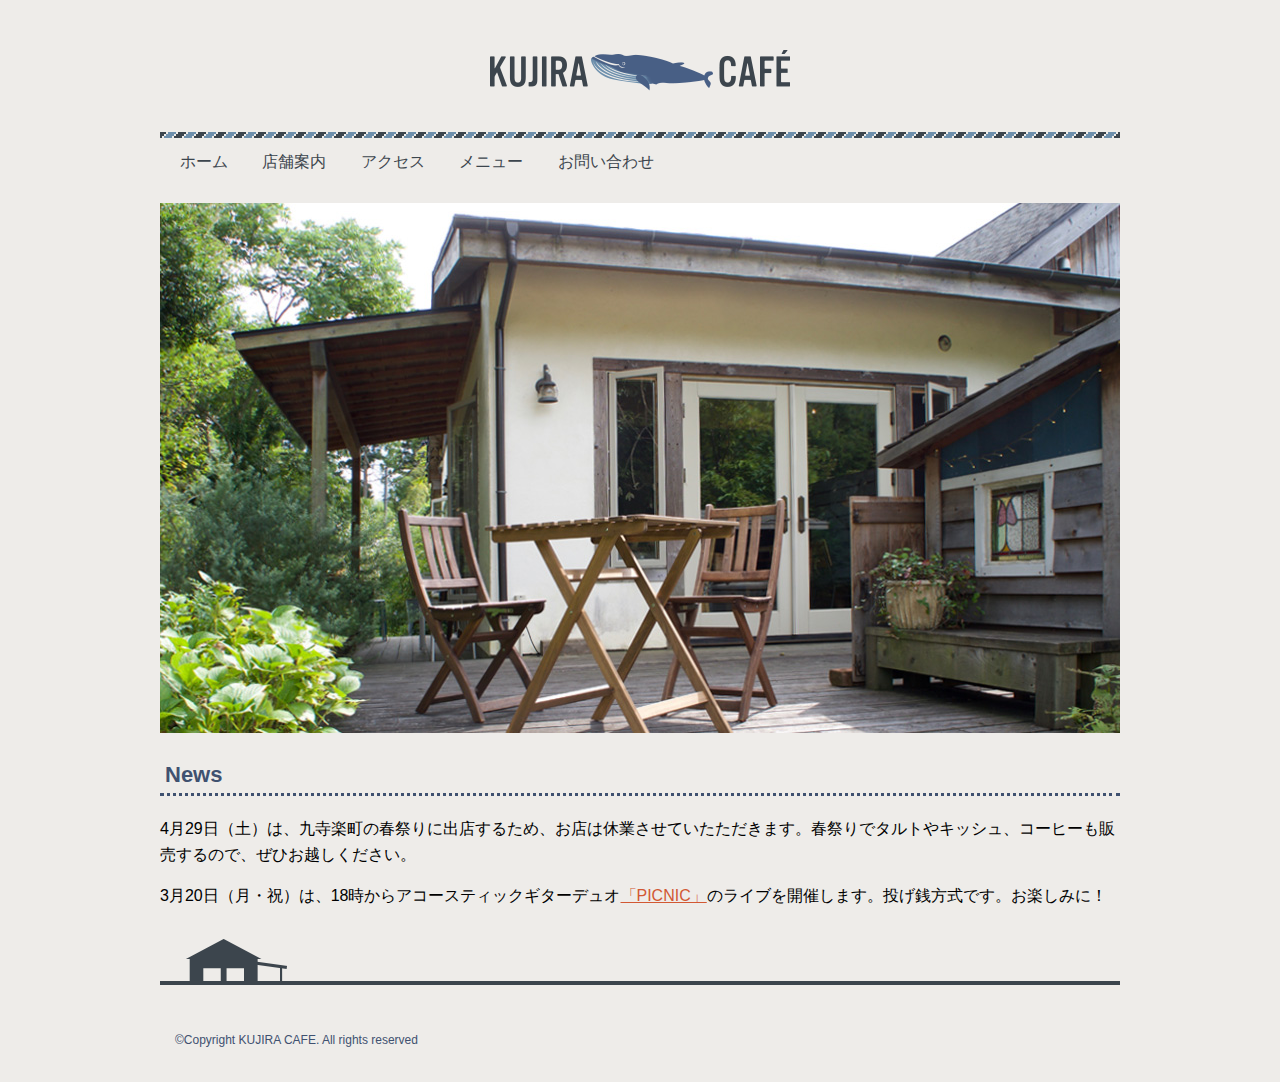
<file: index.html>
<!DOCTYPE html>
<html lang="ja">
<head>
  <meta charset="UTF-8">
  <meta http-equiv="X-UA-Compatible" content="IE=edge">
  <meta name="viewport" content="width=device-width, initial-scale=1.0">
  <title>KUJIRA Cafeへようこそ</title>
  <link rel="stylesheet" href="css/style.css">
</head>
<body>
  <div class="wrapper">
    <!-- ヘッダー -->
    <header class="header">
      <h1 class="logo"><a href="index.html"><img src="images/logo.png" alt="KUJIRA CAFE"></a></h1>
      <nav>
        <ul>
          <li><a href="index.html">ホーム</a></li>
          <li><a href="about.html">店舗案内</a></li>
          <li><a href="access.html">アクセス</a></li>
          <li><a href="menu.html">メニュー</a></li>
          <li><a href="contact.html">お問い合わせ</a></li>
        </ul>
      </nav>
    </header>
    <!-- ヘッダーここまで -->
    <!-- メイン -->
    <div class="keyvisual">
      <img src="images/keyvisual.jpg" alt="">
    </div>
    <main>
      <h2 id="news">News</h2>
      <p class="new-item" >
        4月29日（土）は、九寺楽町の春祭りに出店するため、お店は休業させていたただきます。春祭りでタルトやキッシュ、コーヒーも販売するので、ぜひお越しください。
      </p>
      <p class="new-item">
        3月20日（月・祝）は、18時からアコースティックギターデュオ<a href="http://www.sbcr.jp" target="_blank">「PICNIC」</a>のライブを開催します。投げ銭方式です。お楽しみに！
      </p>
    </main>
    <!-- メインここまで -->
    <!-- フッター -->
    <footer class="footer">
      <p>&copy;Copyright KUJIRA CAFE. All rights reserved</p>
    </footer>
    <!-- フッターここまで -->
  </div>

  
</body>
</html>
</file>
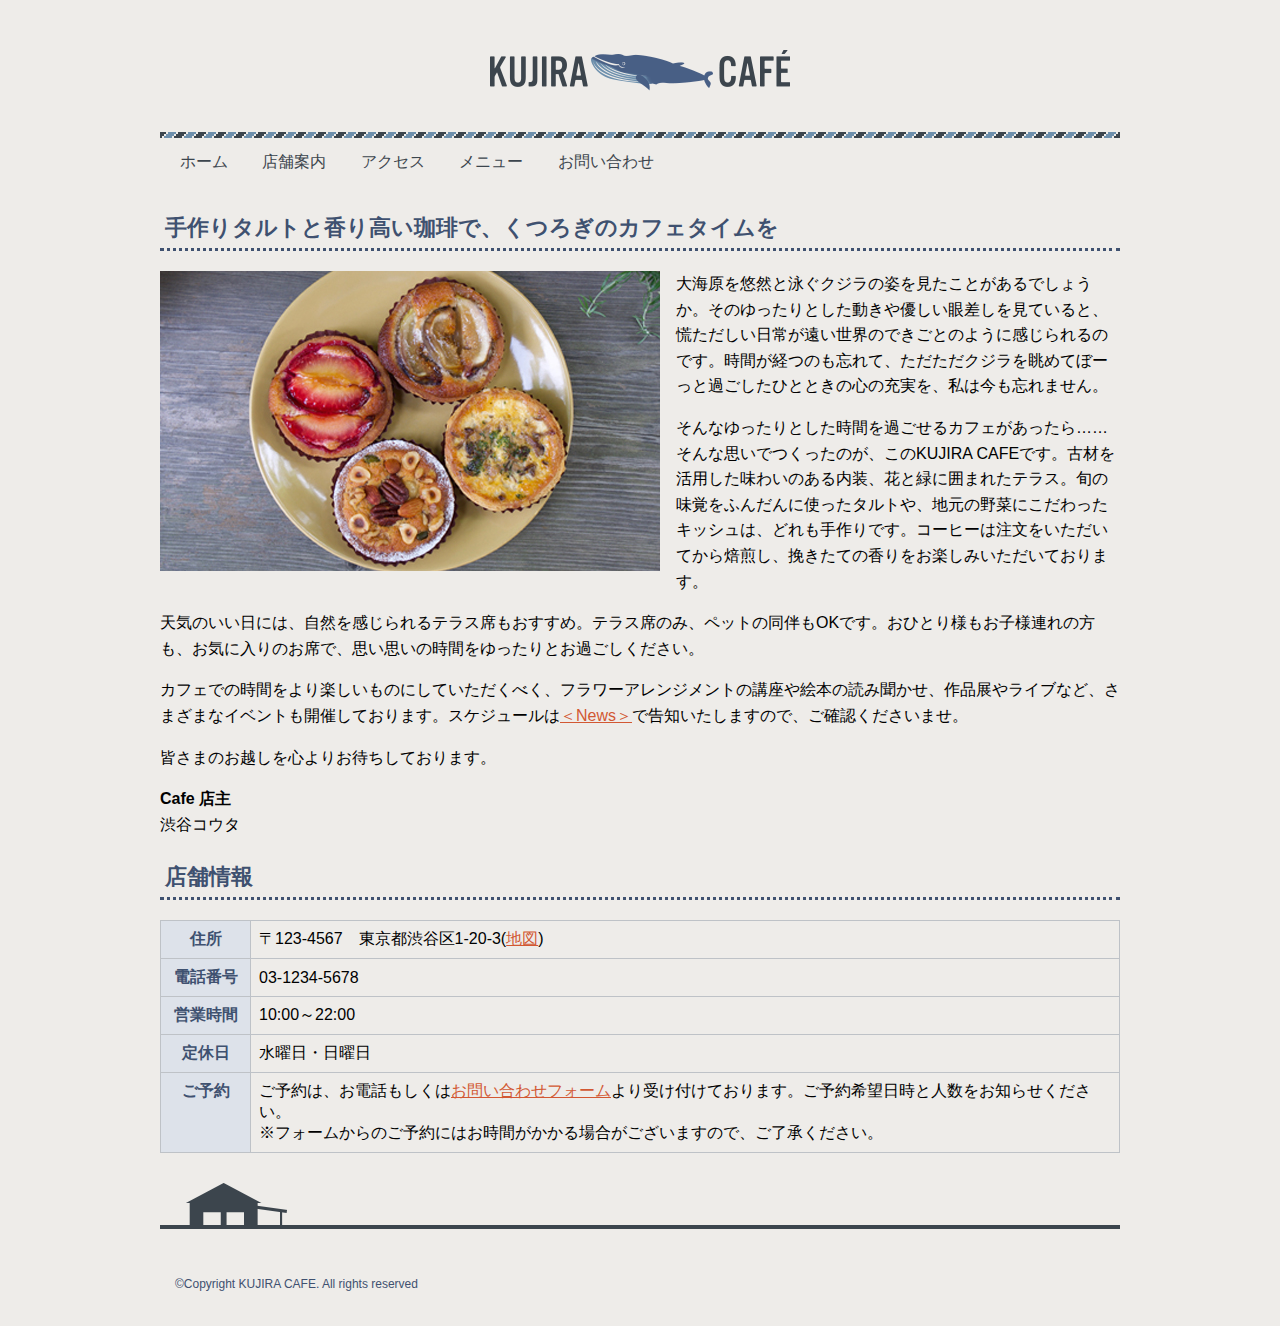
<file: about.html>
<!DOCTYPE html>
<html lang="ja">
<head>
  <meta charset="UTF-8">
  <meta http-equiv="X-UA-Compatible" content="IE=edge">
  <meta name="viewport" content="width=device-width, initial-scale=1.0">
  <title>KUJIRA Cafeについて | KUJIRA Cafe</title>
  <link rel="stylesheet" href="css/style.css">
</head>
<body>
  <div class="warapper">
    <!-- ヘッダー -->
    <header class="header">
      <h1 class="logo"><a href="index.html"><img src="images/logo.png" alt="KUJIRA CAFE"></a></h1>
      <nav>
        <ul>
          <li><a href="index.html">ホーム</a></li>
          <li><a href="about.html">店舗案内</a></li>
          <li><a href="access.html">アクセス</a></li>
          <li><a href="menu.html">メニュー</a></li>
          <li><a href="contact.html">お問い合わせ</a></li>
        </ul>
      </nav>
    </header>
    <!-- ヘッダーここまで -->
    <!-- メイン -->
    <main>
      <h2>手作りタルトと香り高い珈琲で、くつろぎのカフェタイムを</h2>
      <p>
        <img src="images/about-photo.jpg" alt="タルトの写真" class="shop-photo">
        大海原を悠然と泳ぐクジラの姿を見たことがあるでしょうか。そのゆったりとした動きや優しい眼差しを見ていると、慌ただしい日常が遠い世界のできごとのように感じられるのです。時間が経つのも忘れて、ただただクジラを眺めてぼーっと過ごしたひとときの心の充実を、私は今も忘れません。
      </p>
      <p>

        そんなゆったりとした時間を過ごせるカフェがあったら……そんな思いでつくったのが、このKUJIRA CAFEです。古材を活用した味わいのある内装、花と緑に囲まれたテラス。旬の味覚をふんだんに使ったタルトや、地元の野菜にこだわったキッシュは、どれも手作りです。コーヒーは注文をいただいてから焙煎し、挽きたての香りをお楽しみいただいております。
      </p>
      <p>

        天気のいい日には、自然を感じられるテラス席もおすすめ。テラス席のみ、ペットの同伴もOKです。おひとり様もお子様連れの方も、お気に入りのお席で、思い思いの時間をゆったりとお過ごしください。
      </p>
      <p>

        カフェでの時間をより楽しいものにしていただくべく、フラワーアレンジメントの講座や絵本の読み聞かせ、作品展やライブなど、さまざまなイベントも開催しております。スケジュールは<a href="index.html#news">＜News＞</a>で告知いたしますので、ご確認くださいませ。
      </p>
      <p>
        皆さまのお越しを心よりお待ちしております。
      </p>
      <p>
        <strong> Cafe 店主</strong><br>
        渋谷コウタ
      </p>
      <h2 class="clear">店舗情報</h2>
      <table class="info">
        <tr>
          <th>住所</th>
          <td>〒123-4567　東京都渋谷区1-20-3(<a href="access.html">地図</a>)</td>
        </tr>
        <tr>
          <th>電話番号</th>
          <td>03-1234-5678</td>
        </tr>
        <tr>
          <th>営業時間</th>
          <td>10:00～22:00</td>
        </tr>
        <tr>
          <th>定休日</th>
          <td>水曜日・日曜日</td>
        </tr>
        <tr>
          <th>ご予約</th>
          <td>ご予約は、お電話もしくは<a href="contact.html">お問い合わせフォーム</a>より受け付けております。ご予約希望日時と人数をお知らせください。<br>
            ※フォームからのご予約にはお時間がかかる場合がございますので、ご了承ください。</td>
        </tr>
      </table>
    </main>
    <!-- メインここまで -->
    <!-- フッター -->
    <footer class="footer">
      <p>&copy;Copyright KUJIRA CAFE. All rights reserved</p>
    </footer>
    <!-- フッターここまで -->
  </div>

  
</body>
</html>
</file>
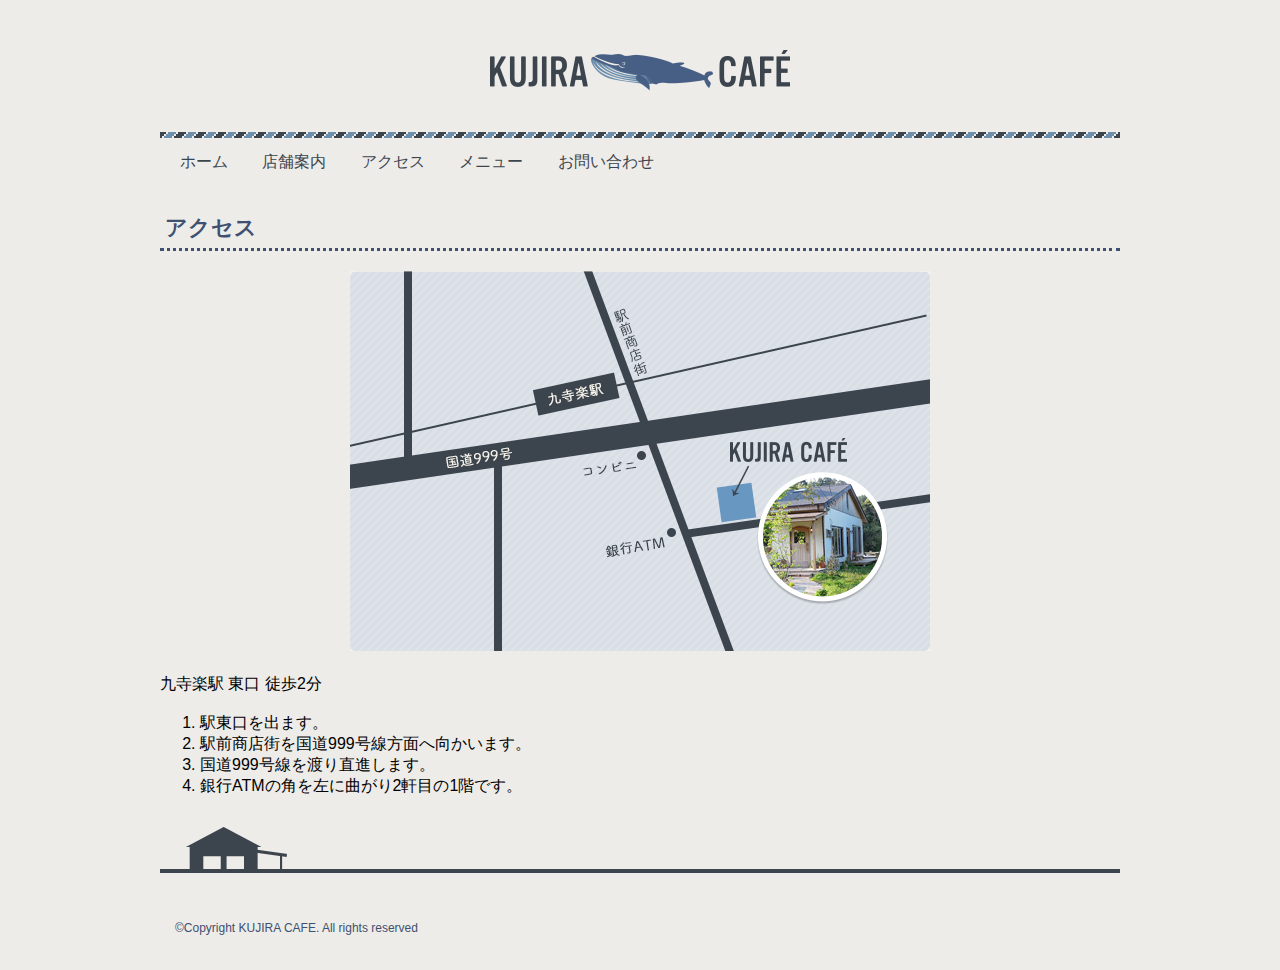
<file: access.html>
<!DOCTYPE html>
<html lang="ja">
<head>
  <meta charset="UTF-8">
  <meta http-equiv="X-UA-Compatible" content="IE=edge">
  <meta name="viewport" content="width=device-width, initial-scale=1.0">
  <title>アクセス | KUJIRA Cafe</title>
  <link rel="stylesheet" href="css/style.css">
</head>
<body>
  <div class="warapper">
    <!-- ヘッダー -->
    <header class="header">
      <h1 class="logo"><a href="index.html"><img src="images/logo.png" alt="KUJIRA CAFE"></a></h1>
      <nav>
        <ul>
          <li><a href="index.html">ホーム</a></li>
          <li><a href="about.html">店舗案内</a></li>
          <li><a href="access.html">アクセス</a></li>
          <li><a href="menu.html">メニュー</a></li>
          <li><a href="contact.html">お問い合わせ</a></li>
        </ul>
      </nav>
    </header>
    <!-- ヘッダーここまで -->
    <!-- メイン -->
    <main>
      <h2>アクセス</h2> 
      <div class="map"><img src="images/map.png" alt="地図"></div>
      <p>九寺楽駅 東口 徒歩2分</p>
      <ol>
        <li>駅東口を出ます。</li>
        <li>駅前商店街を国道999号線方面へ向かいます。</li>
        <li>国道999号線を渡り直進します。</li>
        <li>銀行ATMの角を左に曲がり2軒目の1階です。</li>
      </ol>








    </main>
    <!-- メインここまで -->
    <!-- フッター -->
    <footer class="footer">
      <p>&copy;Copyright KUJIRA CAFE. All rights reserved</p>
    </footer>
    <!-- フッターここまで -->
  </div>

  
</body>
</html>
</file>
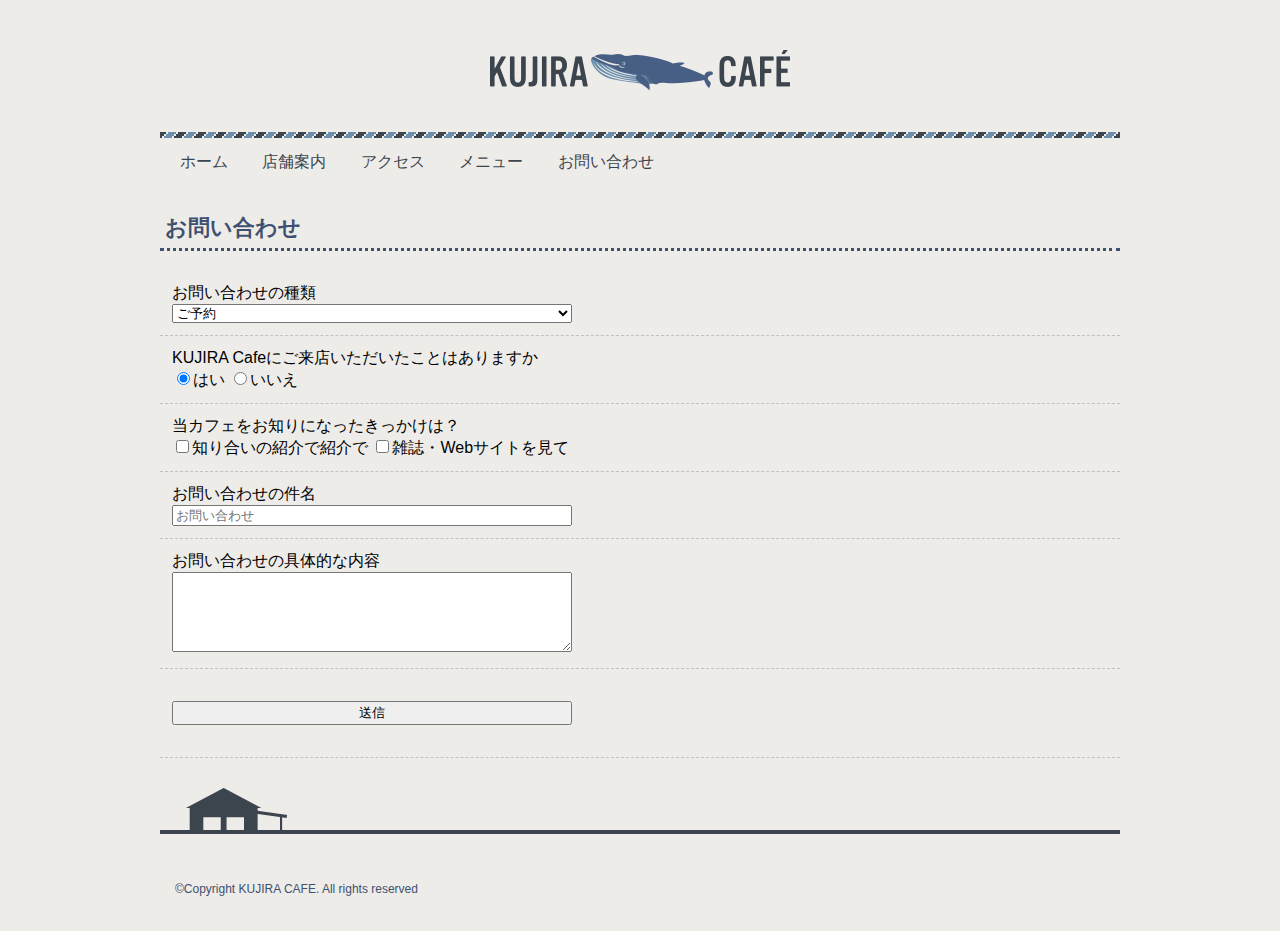
<file: contact.html>
<!DOCTYPE html>
<html lang="ja">
<head>
  <meta charset="UTF-8">
  <meta http-equiv="X-UA-Compatible" content="IE=edge">
  <meta name="viewport" content="width=device-width, initial-scale=1.0">
  <title>お問い合わせ | KUJIRA Cafe</title>
  <link rel="stylesheet" href="css/style.css">
</head>
<body>
  <div class="warapper">
    <!-- ヘッダー -->
    <header class="header">
      <h1 class="logo"><a href="index.html"><img src="images/logo.png" alt="KUJIRA CAFE"></a></h1>
      <nav>
        <ul>
          <li><a href="index.html">ホーム</a></li>
          <li><a href="about.html">店舗案内</a></li>
          <li><a href="access.html">アクセス</a></li>
          <li><a href="menu.html">メニュー</a></li>
          <li><a href="contact.html">お問い合わせ</a></li>
        </ul>
      </nav>
    </header>
    <!-- ヘッダーここまで -->
    <!-- メイン -->
    <main>
      <h2>お問い合わせ</h2>
      <form method="GET" action="result.html">
        <div>
          <label for="kind">お問い合わせの種類</label><br>
          <select id="kind" name="kind">
            <option value="reservation">ご予約</option>
            <option value="event">イベントについて</option>
            <option value="contact">その他お問い合わせ</option>
          </select>
        </div>
        <div>
          KUJIRA Cafeにご来店いただいたことはありますか<br>
          <label><input type="radio" name="first" value="yes" checked>はい</label>
          <label><input type="radio" name="first" value="no" >いいえ</label>
        </div> 
        <div>
          当カフェをお知りになったきっかけは？<br>
          <label><input type="checkbox" name="how" value="freinds">知り合いの紹介で紹介で</label>
          <label><input type="checkbox" name="how" value="magazine">雑誌・Webサイトを見て</label>
        </div>
        <div>
          お問い合わせの件名<br>
          <label><input type="text" name="subject" placeholder="お問い合わせ"></label>
        </div>
        <div>
          お問い合わせの具体的な内容<br>
          <label><textarea name="message"></textarea></label>
        </div>
        <div class="submit">
          <input type="submit" name="submit" value="送信">
        </div>
      </form>
    </main>
    <!-- メインここまで -->
    <!-- フッター -->
    <footer class="footer">
      <p>&copy;Copyright KUJIRA CAFE. All rights reserved</p>
    </footer>
    <!-- フッターここまで -->
  </div>

  
</body>
</html>
</file>
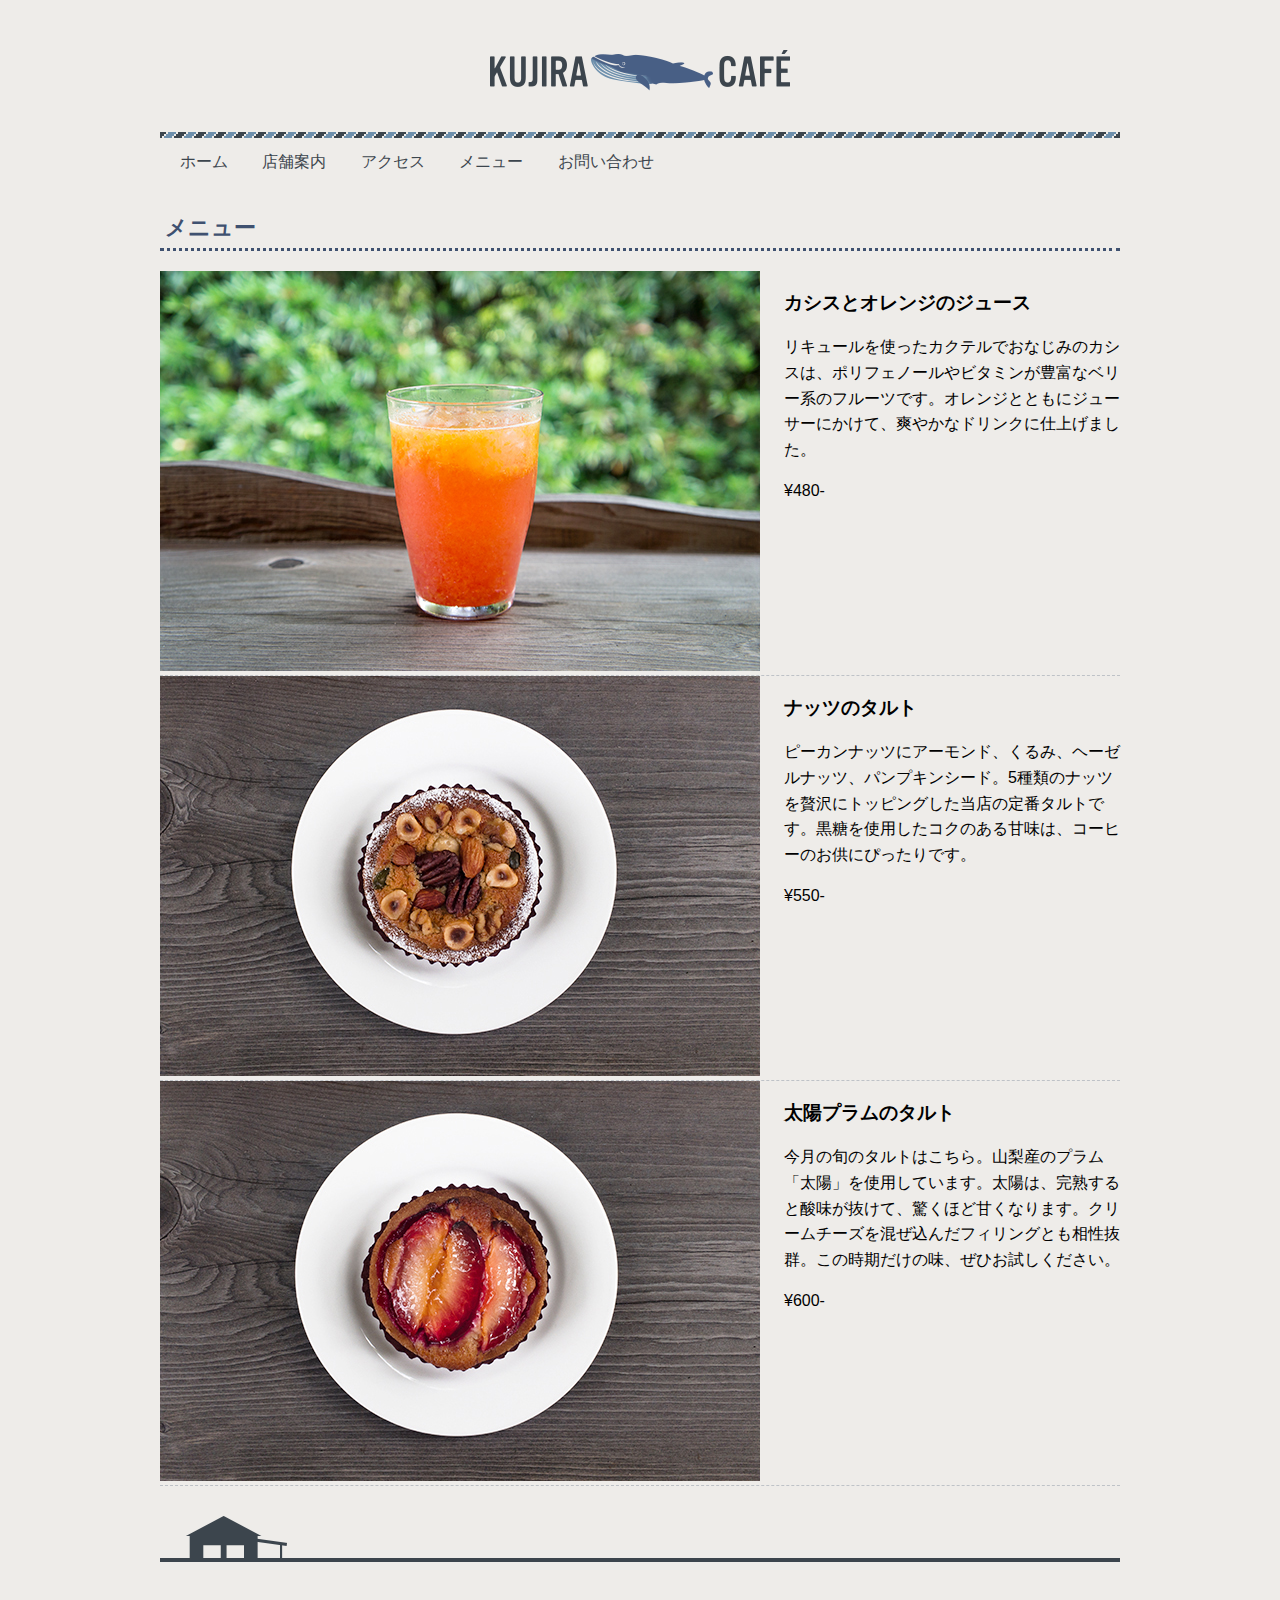
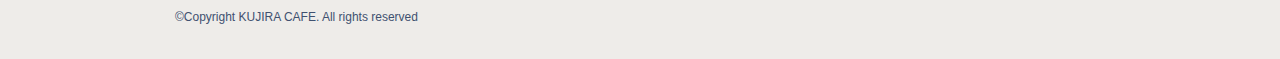
<file: menu.html>
<!DOCTYPE html>
<html lang="ja">
<head>
  <meta charset="UTF-8">
  <meta http-equiv="X-UA-Compatible" content="IE=edge">
  <meta name="viewport" content="width=device-width, initial-scale=1.0">
  <title>アクセス | KUJIRA Cafe</title>
  <link rel="stylesheet" href="css/style.css">
</head>
<body>
  <div class="warapper">
    <!-- ヘッダー -->
    <header class="header">
      <h1 class="logo"><a href="index.html"><img src="images/logo.png" alt="KUJIRA CAFE"></a></h1>
      <nav>
        <ul>
          <li><a href="index.html">ホーム</a></li>
          <li><a href="about.html">店舗案内</a></li>
          <li><a href="access.html">アクセス</a></li>
          <li><a href="menu.html">メニュー</a></li>
          <li><a href="contact.html">お問い合わせ</a></li>
        </ul>
      </nav>
    </header>
    <!-- ヘッダーここまで -->
    <!-- メイン -->
    <main>
      <h2>メニュー</h2>
      <div class="menu-block">
        <div class="menu-item">
          <div class="menu-photo">
            <img src="images/menu-photo1.jpg" alt="">
          </div>
          <div class="menu-text">
            <h3>カシスとオレンジのジュース</h3>
            <p>リキュールを使ったカクテルでおなじみのカシスは、ポリフェノールやビタミンが豊富なベリー系のフルーツです。オレンジとともにジューサーにかけて、爽やかなドリンクに仕上げました。</p>
             <p> &yen;480-</p>
          </div>
        </div>
        <div class="menu-item">
          <div class="menu-photo">
            <img src="images/menu-photo2.jpg" alt="">
          </div>
          <div class="menu-text">
            <h3>ナッツのタルト</h3>
            <p>ピーカンナッツにアーモンド、くるみ、ヘーゼルナッツ、パンプキンシード。5種類のナッツを贅沢にトッピングした当店の定番タルトです。黒糖を使用したコクのある甘味は、コーヒーのお供にぴったりです。
            </p>
            <p> &yen;550-</p>
          </div>
        </div>
        <div class="menu-item">
          <div class="menu-photo">
            <img src="images/menu-photo3.jpg" alt="">
          </div>
          <div class="menu-text">
            <h3>太陽プラムのタルト</h3>
            <p>今月の旬のタルトはこちら。山梨産のプラム「太陽」を使用しています。太陽は、完熟すると酸味が抜けて、驚くほど甘くなります。クリームチーズを混ぜ込んだフィリングとも相性抜群。この時期だけの味、ぜひお試しください。
            </p>
            <p> &yen;600-</p>
          </div>
        </div>
      </div>


    </main>
    <!-- メインここまで -->
    <!-- フッター -->
    <footer class="footer">
      <p>&copy;Copyright KUJIRA CAFE. All rights reserved</p>
    </footer>
    <!-- フッターここまで -->
  </div>

  
</body>
</html>
</file>
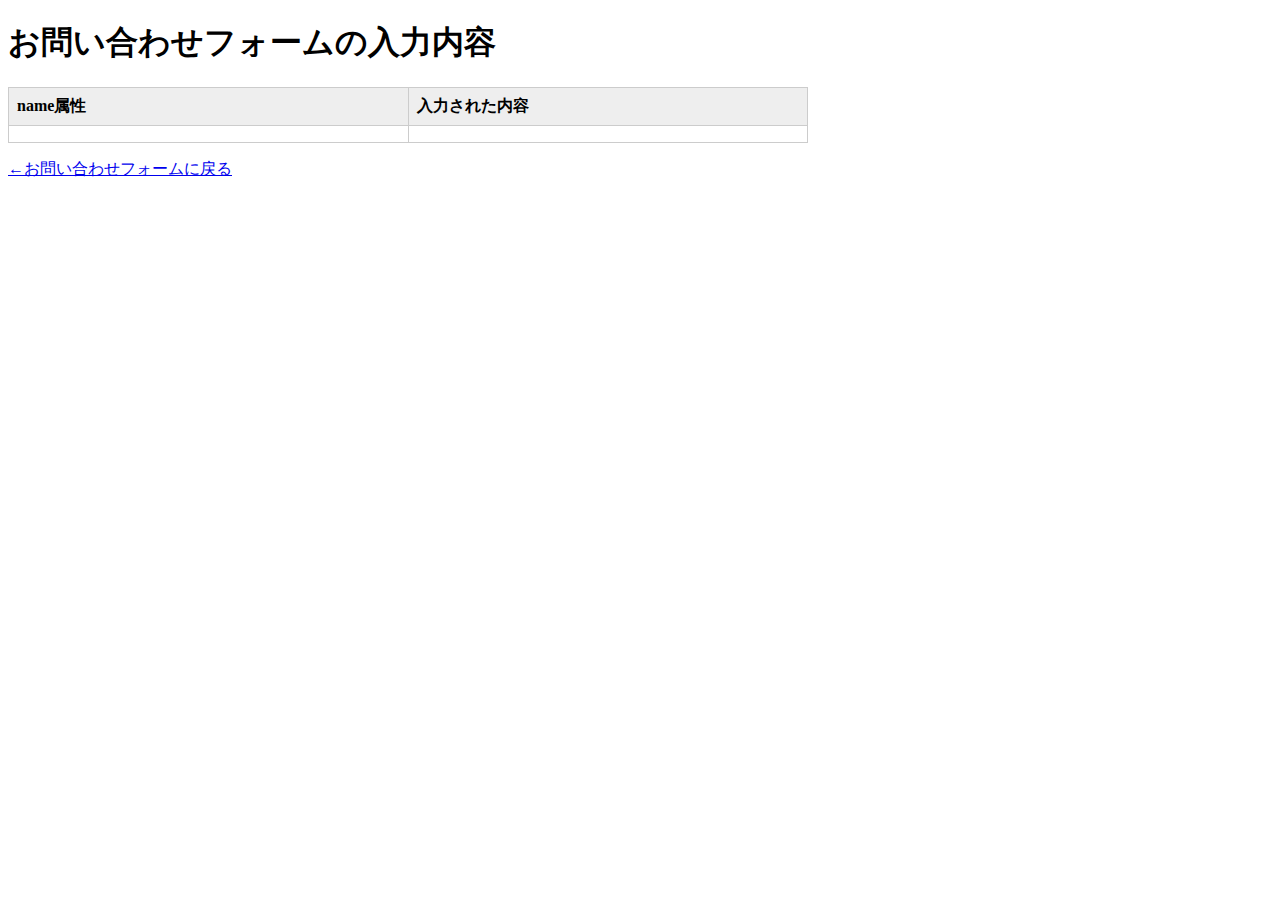
<file: result.html>
<!doctype html>
<html>
<head>
<meta charset="UTF-8">
<meta name="viewport" content="width=device-width, initial-scale=1">
<title>お問い合わせの入力内容</title>
<style>
#result {
	border: 1px solid #cccccc;
	border-collapse: collapse;
	width: 100%;
	max-width: 800px;
}
th, td {
	padding: 0.5em;
	border: 1px solid #cccccc;
	text-align: left;
	vertical-align: top;
}
th {
	width: 100px;
	background-color: #eeeeee;
}
</style>

</head>
<body>
<h1>お問い合わせフォームの入力内容</h1>
<table id="result">
	<tbody id="test">
	<tr><th>name属性</th><th>入力された内容</th></tr>
	</tbody>
</table>
<p><a href="contact.html">←お問い合わせフォームに戻る</a></p>

<script>
'use strict';

{
	window.addEventListener('DOMContentLoaded', function(){
		var params = decodeURI(location.search);
		params = params.substring(1);
		var paramArray = [];
		paramArray = params.split("&");
		var tableContent = "";
		paramArray.forEach(function(item, index){
			var keyValue = [];
			keyValue = item.split("=");
			var tr = document.createElement("tr");
			var tdName = document.createElement("td");
			tdName.textContent = keyValue[0];
			var tdValue = document.createElement("td");
			tdValue.textContent = keyValue[1];
			tr.appendChild(tdName);
			tr.appendChild(tdValue);
			var e = document.getElementById("test");
			e.appendChild(tr);
		});
	});
}
</script>
</body>
</html>
</file>
<file: css/style.css>
@charset "utf-8";
/* すべてのページに適用 */

html {
  font-family: sans-serif;
}

html * {
  box-sizing: border-box;
}
body {
  margin: 0;
  background-color: #eeece9;
  margin: 0 auto;
  max-width: 960px;
}
.wrapper {
  margin: 0 auto;
  max-width: 960px;
}
h2 {
  color: #3f5170;
  font-size: 22px;
  border-bottom: 3px dotted #3f5170;
  margin: 20px 0 ;
  padding: 5px;
}

p {
  line-height: 1.6;
}

a:link {
  color: #d25833;
}
a:visited {
  color: #d25833;
}
a:hover {
  color: #e3937a;
}
a:active {
  color: #ff6a3b;
}
img {
  max-width: 100%;
  height: auto;
}

/* すべてのページに適用　ヘッダー */
.logo {
  margin: 50px 0 40px 0;
  line-height: 0;
  text-align: center;
}

nav li {
  display: inline;
  list-style-type: none;
  padding-right: 30px;
}

nav ul {
  margin: 0;
  padding: 20px 10px 15px 20px;
  background-image: url(../images/menu-bg.png);
  background-repeat: repeat-x;
}
 nav li a:link {
   color: #3c454d;
   text-decoration: none;
 }
 nav li a:visited {
   color: #3c454d;
   text-decoration: none;
 }
 nav li a:hover {
   color: #7d8dac;
   text-decoration: none;
 }
 nav li a:active {
   color: #5a9bc0;
   text-decoration: none;
 }

/* すべてのページに適用　フッター */
 footer {
   background-image: url(../images/footer-bg.png);
   background-repeat: no-repeat;
   margin-top: 30px;
   padding: 80px 15px 20px 15px;
   font-size: 12px;
   color: #3f5170;
 }

/*  個別のスタイル */
/*  index.html */
 .keyvisual {
   margin: 15px 0 0 0;
 }
 .news-item {
   margin: 0;
   }

/* .about.html */
.shop-photo {
  float: left;
  padding: 0 1em 1em 0;
}
.clear {
  clear: both;
}
.info {
  border-collapse: collapse;
}
.info th, .info td {
  padding: 8px;
  border: 1px solid #bec2c7;
  
}
.info th {
  background-color: #dde2ea;
  width: 90px;
  color: #3f5170;
  vertical-align: top;
}

/*  menu.html  */
.menu-item {
  display: flex;
  border-bottom: 1px dashed #bec2c7;
}
.menu-photo {
  margin-right: 16px;
  flex: 1 1 auto;
  flex: 1;

}
.menu-text {
  flex: 0 0 336px;
}

/* access.html */
.map {
  text-align: center;
}

/* contact.html */
form div {
  padding: 12px;
  border-bottom: 1px dashed #bec2c7;
}
select {
  width: 30em;
}
input[name="subject"] {
  width: 30em;
}
textarea{
  width: 30em;
  height: 6em;
}
input[type="submit"] {
  margin: 20px 0;
  width: 30em;
}


/* スマートフォン向けCSS */

@media (max-width: 767px) {
  /* 全体ナビゲーション */
  .wrapper {
    margin: 0 8px;
  }
  .logo {
    margin: 30px 0;
  }
  .logo img {
    width: 200px;
  }
  nav {
    background-color: #dfddda;
  }
  nav li {
    display: block;
  }

  /* menu.html 横並び解除 */
  .menu-item {
    display: block;
  }
  .menu-photo {
    margin-right: 0;
    width: 100%;
  }
  .menu-text {
    width: 100%;
  }

  /* about.html 画像のpaddingを調整 */
  .shop-photo {
    padding-right: 0;
  }

  /* contact.html フォーム */
  select {
    width: 100%;
  }
input[name="subject"] {
  width: 100%;
}
textarea {
  width: 100%;
}
input[type="submit"] {
  margin: 20px 0;
  width: 100%;
}





  
  
}
</file>
